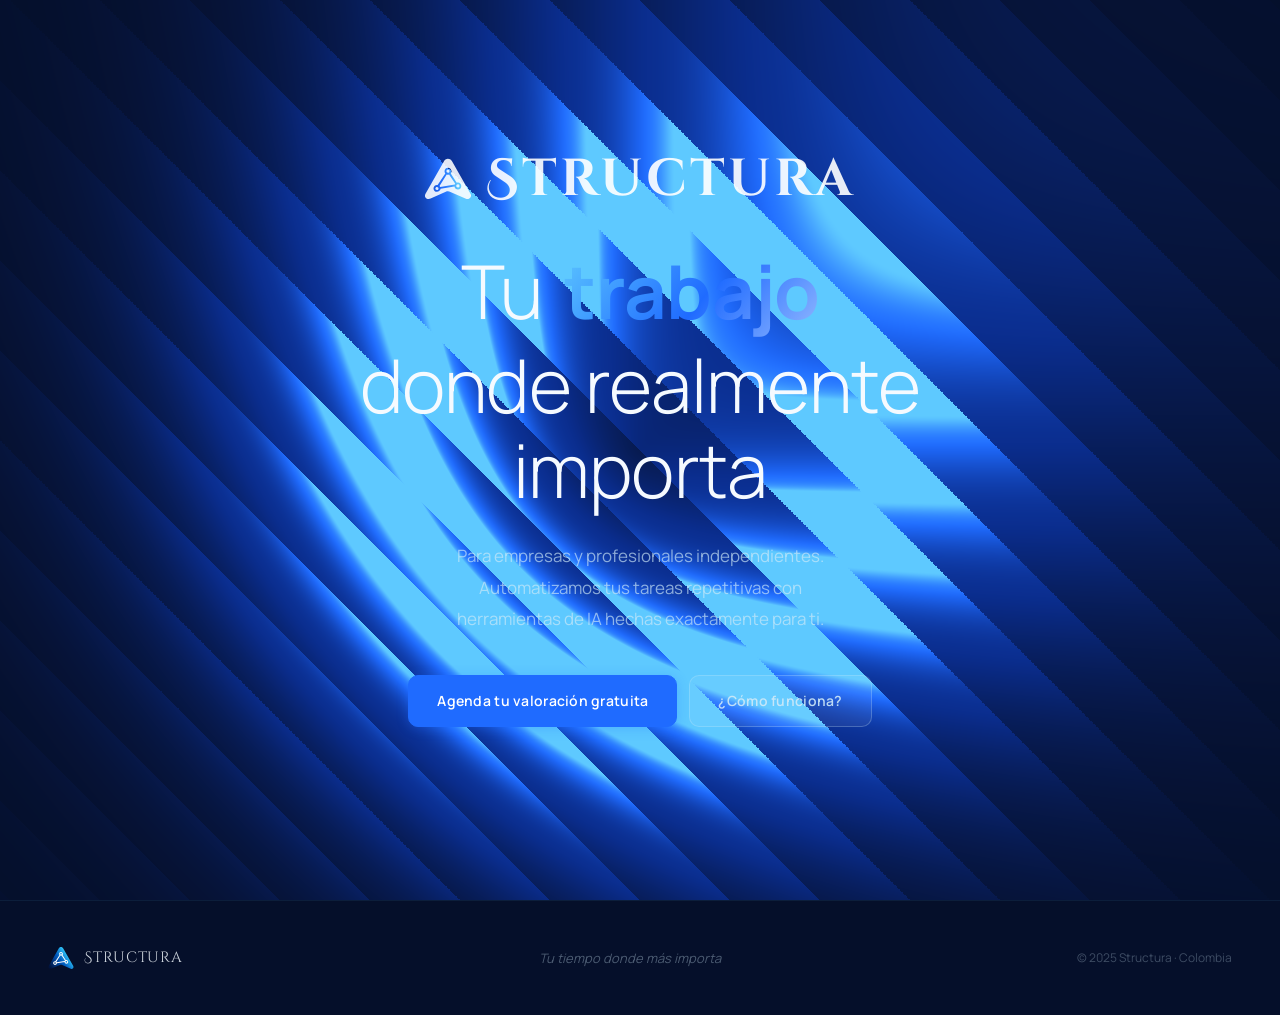
<file: index.html>
<!DOCTYPE html>
<html lang="es">
<head>
  <meta charset="UTF-8" />
  <meta name="viewport" content="width=device-width, initial-scale=1.0" />
  <title>Structura — Tu tiempo donde más importa</title>
  <meta name="description" content="Automatizamos las tareas repetitivas de tu empresa o trabajo profesional. Sin conocimientos técnicos." />

  <style>
    .skip-link { position:absolute; left:-9999px; top:4px; z-index:9999; padding:8px 16px; background:#1F6BFF; color:#fff; font-size:13px; border-radius:4px; text-decoration:none; }
    .skip-link:focus { left:4px; }
  </style>

  <!-- Calendly -->
  <link href="https://assets.calendly.com/assets/external/widget.css" rel="stylesheet"/>

  <!-- Fonts: Cinzel Decorative + Cinzel (display) + Manrope (body) -->
  <link rel="preconnect" href="https://fonts.googleapis.com"/>
  <link rel="preconnect" href="https://fonts.gstatic.com" crossorigin/>
  <link href="https://fonts.googleapis.com/css2?family=Cinzel+Decorative:wght@400;700&family=Cinzel:wght@400;500;600&family=Manrope:wght@300;400;500;600;700&display=swap" rel="stylesheet"/>

  <style>
    /* ─────────────────────────────────────────────
       DESIGN TOKENS — Light
    ───────────────────────────────────────────── */
    :root {
      --white:      #F5FAFF;
      --ice:        #CFE9F7;
      --neon:       #5EC9FF;
      --electric:   #1F6BFF;
      --deep:       #0A2C8C;
      --night:      #050F2A;

      --bg:         #F5FAFF;
      --surface:    #ffffff;
      --border:     rgba(10,44,140,0.08);
      --border-md:  rgba(10,44,140,0.12);
      --txt:        #050F2A;
      --txt-2:      rgba(5,15,42,0.6);
      --txt-3:      rgba(5,15,42,0.42);

      --disp:     'Calistoga', Georgia, serif;
      --disp-orn: 'Cinzel Decorative', Georgia, serif;
      --body:       'Manrope', system-ui, sans-serif;

      --shadow-xs:  0 1px 3px rgba(10,44,140,0.05), 0 1px 2px rgba(10,44,140,0.04);
      --shadow-sm:  0 2px 8px rgba(10,44,140,0.07), 0 1px 3px rgba(10,44,140,0.05);
      --shadow-md:  0 4px 20px rgba(10,44,140,0.09), 0 2px 6px rgba(10,44,140,0.06);
      --shadow-lg:  0 8px 40px rgba(10,44,140,0.12), 0 4px 12px rgba(10,44,140,0.07);

      --ease-out:   cubic-bezier(0.22, 0.61, 0.36, 1);
      --ease-spring:cubic-bezier(0.34, 1.56, 0.64, 1);
    }

    *, *::before, *::after { box-sizing:border-box; margin:0; padding:0; }
    html { scroll-behavior:smooth; }

    body {
      font-family: var(--body);
      font-size: 16px;
      font-weight: 400;
      line-height: 1.7;
      color: var(--txt);
      background: var(--bg);
      -webkit-font-smoothing: antialiased;
      overflow-x: hidden;
    }

    /* ─────────────────────────────────────────────
       NAV
    ───────────────────────────────────────────── */
    nav {
      position:sticky; top:0; z-index:100;
      background: rgba(245,250,255,0.88);
      backdrop-filter:blur(20px);
      -webkit-backdrop-filter:blur(20px);
      border-bottom:1px solid var(--border);
      transition: box-shadow 280ms var(--ease-out);
    }
    nav.scrolled {
      box-shadow: 0 1px 24px rgba(10,44,140,0.1);
    }
    .nav-inner {
      max-width:1200px; margin:0 auto; padding:0 48px;
      height:68px; display:flex; align-items:center; justify-content:space-between;
    }
    .nav-brand { display:flex; align-items:center; gap:11px; text-decoration:none; }
    .nav-brand svg { width:38px; height:38px; flex-shrink:0; }
    .nav-wordmark {
      font-family:var(--disp-orn); font-size:16px;
      color:var(--night); letter-spacing:0.06em;
    }
    .nav-cta {
      position:relative; overflow:hidden;
      padding:9px 22px;
      background:var(--electric);
      color:#fff;
      font-family:var(--body); font-size:13px; font-weight:600; letter-spacing:0.02em;
      text-decoration:none; border-radius:8px;
      box-shadow: 0 2px 12px rgba(31,107,255,0.28);
      transition:background 180ms ease, transform 140ms ease, box-shadow 200ms ease;
      cursor:pointer; border:none;
    }
    .nav-cta::after {
      content:'';
      position:absolute; inset:0;
      background:linear-gradient(105deg, transparent 40%, rgba(255,255,255,0.22) 50%, transparent 60%);
      transform:translateX(-100%);
      transition:transform 480ms ease;
    }
    .nav-cta:hover::after { transform:translateX(120%); }
    .nav-cta:hover  { background:#1557e0; transform:translateY(-1px); box-shadow:0 4px 20px rgba(31,107,255,0.38); }
    .nav-cta:active { transform:scale(0.97); }
    .nav-cta:focus-visible { outline:2px solid var(--electric); outline-offset:3px; }

    /* ─────────────────────────────────────────────
       HERO
    ───────────────────────────────────────────── */
    .hero {
      position:relative; overflow:hidden;
      min-height:100dvh;
      display:flex; align-items:center;
      padding:60px 48px 80px;
      background:var(--bg);
      z-index:0;
    }

    /* dot grid */
    .hero-dots {
      position:absolute; inset:0;
      background-image: radial-gradient(rgba(10,44,140,0.13) 1px, transparent 1px);
      background-size:40px 40px;
      mask-image:radial-gradient(ellipse 90% 80% at 50% 0%, #000 40%, transparent 100%);
      pointer-events:none;
    }

    /* soft blue glow orbs */
    .hero-orb-1 {
      position:absolute; top:-20%; left:38%; transform:translateX(-50%);
      width:900px; height:700px;
      background:radial-gradient(ellipse, rgba(94,201,255,0.18) 0%, rgba(31,107,255,0.06) 40%, transparent 70%);
      pointer-events:none;
    }
    .hero-orb-2 {
      position:absolute; top:20%; right:-10%;
      width:600px; height:600px;
      background:radial-gradient(ellipse, rgba(207,233,247,0.6) 0%, transparent 65%);
      pointer-events:none;
    }

    .hero-inner {
      position:relative; z-index:2;
      max-width:860px; margin:0 auto; width:100%;
      display:flex; flex-direction:column; align-items:center; text-align:center;
      gap: 0;
    }
    .hero-text { max-width:700px; text-align:center; }

    /* badge */
    .hero-badge {
      display:inline-flex; align-items:center; gap:9px;
      padding:6px 16px 6px 8px;
      background:rgba(31,107,255,0.06);
      border:1px solid rgba(31,107,255,0.18);
      border-radius:100px;
      font-size:10px; font-weight:700; letter-spacing:.16em; text-transform:uppercase;
      color:var(--electric); margin-bottom:28px;
      animation:fadeUp .45s .05s var(--ease-out) both;
    }
    .badge-dot {
      width:7px; height:7px; border-radius:50%;
      background:var(--electric);
      box-shadow:0 0 0 0 rgba(31,107,255,0.4);
      animation:pulse 2.4s ease-in-out infinite;
    }
    @keyframes pulse {
      0%   { box-shadow:0 0 0 0 rgba(31,107,255,0.45); }
      70%  { box-shadow:0 0 0 8px rgba(31,107,255,0); }
      100% { box-shadow:0 0 0 0 rgba(31,107,255,0); }
    }

    .hero h1 {
      font-family:var(--body);
      font-size:clamp(44px, 5.8vw, 80px);
      font-weight:300; line-height:1.1; letter-spacing:-0.01em;
      color:var(--night); margin-bottom:28px; text-wrap:balance;
      animation:fadeUp .55s .12s var(--ease-out) both;
    }
    .hero h1 em {
      font-style:normal;
      background:linear-gradient(130deg, var(--electric) 0%, var(--deep) 55%, var(--neon) 100%);
      -webkit-background-clip:text; -webkit-text-fill-color:transparent; background-clip:text;
    }

    .hero-sub {
      font-size:clamp(15px, 1.5vw, 17px); font-weight:400;
      color:var(--txt-2); max-width:460px; line-height:1.85; margin:0 auto 40px;
      animation:fadeUp .55s .22s var(--ease-out) both;
    }
    .hero-actions {
      display:flex; gap:12px; flex-wrap:wrap; justify-content:center;
      animation:fadeUp .55s .32s var(--ease-out) both;
    }


    /* hero visual */
    .hero-visual {
      display:flex; align-items:center; justify-content:center; position:relative;
      animation:fadeIn .8s .2s var(--ease-out) both;
    }
    .hero-logo-wrap { position:relative; width:340px; height:340px; }
    .hero-logo-halo {
      position:absolute; inset:-30px;
      background:radial-gradient(ellipse at center, rgba(94,201,255,0.18) 0%, rgba(31,107,255,0.06) 40%, transparent 68%);
      border-radius:50%;
      animation:haloBreath 5s ease-in-out infinite;
    }
    @keyframes haloBreath {
      0%,100% { transform:scale(1); opacity:1; }
      50%     { transform:scale(1.06); opacity:.75; }
    }
    .hero-logo-large {
      width:100%; height:100%;
      filter:drop-shadow(0 8px 32px rgba(31,107,255,0.18));
      will-change:transform;
    }

    /* floating stat cards */
    .hero-stat {
      position:absolute;
      background:var(--surface);
      border:1px solid var(--border-md);
      border-radius:14px; padding:14px 20px; white-space:nowrap;
      box-shadow:var(--shadow-md);
    }
    .hero-stat-1 { top:6%;  left:-32px;  animation:floatA 4.2s ease-in-out infinite; }
    .hero-stat-2 { bottom:10%; right:-20px; animation:floatB 5.1s ease-in-out infinite; }
    .stat-label {
      font-size:10px; font-weight:700; color:var(--electric);
      letter-spacing:.1em; text-transform:uppercase; margin-bottom:2px;
    }
    .stat-val { font-family:var(--disp); font-size:24px; color:var(--night); }

    @keyframes floatA { 0%,100%{transform:translateY(0)} 50%{transform:translateY(-10px)} }
    @keyframes floatB { 0%,100%{transform:translateY(0)} 50%{transform:translateY(8px)} }

    /* ── GLOBAL KEYFRAMES ── */
    @keyframes fadeUp  { from{opacity:0;transform:translateY(24px)} to{opacity:1;transform:translateY(0)} }
    @keyframes fadeIn  { from{opacity:0} to{opacity:1} }

    /* ─────────────────────────────────────────────
       SCROLL REVEAL — driven by IntersectionObserver
    ───────────────────────────────────────────── */
    .reveal {
      opacity:0; transform:translateY(36px);
      transition:opacity 640ms var(--ease-out), transform 640ms var(--ease-out);
    }
    .reveal.visible {
      opacity:1; transform:translateY(0);
    }

    /* stagger helpers */
    .reveal[data-delay="1"] { transition-delay:100ms; }
    .reveal[data-delay="2"] { transition-delay:200ms; }
    .reveal[data-delay="3"] { transition-delay:300ms; }
    .reveal[data-delay="4"] { transition-delay:400ms; }

    /* ─────────────────────────────────────────────
       BUTTONS
    ───────────────────────────────────────────── */
    .btn {
      display:inline-block;
      position:relative; overflow:hidden;
      font-family:var(--body); font-size:14px; font-weight:600; letter-spacing:.02em;
      text-decoration:none; border-radius:10px; padding:13px 28px;
      border:1.5px solid transparent;
      transition:all 180ms ease; cursor:pointer;
    }
    /* shimmer sweep */
    .btn::after {
      content:'';
      position:absolute; inset:0;
      background:linear-gradient(105deg, transparent 40%, rgba(255,255,255,0.25) 50%, transparent 60%);
      transform:translateX(-100%);
      transition:transform 480ms ease;
    }
    .btn:hover::after { transform:translateX(120%); }

    .btn-electric {
      background:var(--electric); color:#fff; border-color:var(--electric);
      box-shadow: 0 2px 12px rgba(31,107,255,0.28);
    }
    .btn-electric:hover  { background:#1557e0; border-color:#1557e0; transform:translateY(-2px); box-shadow:0 6px 24px rgba(31,107,255,0.38); }
    .btn-electric:active { transform:scale(0.97); }

    .btn-ghost {
      background:transparent; color:var(--electric);
      border-color:rgba(31,107,255,0.24);
    }
    .btn-ghost::after { background:linear-gradient(105deg, transparent 40%, rgba(31,107,255,0.06) 50%, transparent 60%); }
    .btn-ghost:hover  { background:rgba(31,107,255,0.05); border-color:rgba(31,107,255,0.4); transform:translateY(-2px); }
    .btn-ghost:active { transform:scale(0.97); }

    .btn-white {
      background:#fff; color:var(--deep); border-color:rgba(255,255,255,0.8); font-weight:700;
      box-shadow:0 4px 20px rgba(5,15,42,0.22);
    }
    .btn-white::after { background:linear-gradient(105deg, transparent 40%, rgba(255,255,255,0.45) 50%, transparent 60%); }
    .btn-white:hover  { transform:translateY(-2px); box-shadow:0 8px 32px rgba(5,15,42,0.28); }
    .btn-white:active { transform:scale(0.97); }

    .btn:focus-visible { outline:2px solid var(--electric); outline-offset:3px; }

    /* ─────────────────────────────────────────────
       SECTION SHELL
    ───────────────────────────────────────────── */
    .section { padding:100px 48px; background: var(--night); }
    .wrap { max-width:1200px; margin:0 auto; }

    .label {
      display:inline-flex; align-items:center; gap:8px;
      font-size:10px; font-weight:700; letter-spacing:.2em; text-transform:uppercase;
      color:var(--neon); margin-bottom:16px;
    }
    .label::before {
      content:''; display:block; width:20px; height:1.5px;
      background:var(--neon); border-radius:1px; flex-shrink:0;
    }
    .title {
      font-family:var(--disp);
      font-size:clamp(30px,3.8vw,50px); font-weight:400; line-height:1.08;
      letter-spacing:-0.01em; color:#F5FAFF; margin-bottom:16px; text-wrap:balance;
    }
    .title em {
      font-style:normal;
      background:linear-gradient(130deg, var(--neon) 0%, var(--electric) 55%, #96BAFF 100%);
      -webkit-background-clip:text; -webkit-text-fill-color:transparent; background-clip:text;
    }
    .sub {
      font-size:clamp(14px,1.5vw,16px); font-weight:400;
      color:rgba(207,233,247,0.6); max-width:440px; line-height:1.85;
    }


    /* ─────────────────────────────────────────────
       BENEFITS
    ───────────────────────────────────────────── */
    .benefits-head { margin-bottom:56px; }
    .benefits-grid { display:grid; grid-template-columns:repeat(3,1fr); gap:2px; }
    .benefit-card {
      padding: 40px 36px 44px;
      background: rgba(10,22,56,0.0);
      border-right: 1px solid rgba(94,201,255,0.07);
      position: relative;
      transition: background 260ms ease;
    }
    .benefit-card:last-child { border-right: none; }
    .benefit-card:hover { background: rgba(31,107,255,0.04); }
    .bicon-wrap {
      width:44px; height:44px;
      background:rgba(31,107,255,0.14);
      border:1px solid rgba(94,201,255,0.2);
      border-radius:10px;
      display:flex; align-items:center; justify-content:center;
      margin-bottom:20px;
      transition:background 220ms ease, border-color 220ms ease, transform 220ms var(--ease-spring);
    }
    .benefit-card:hover .bicon-wrap {
      background:rgba(31,107,255,0.26);
      border-color:rgba(94,201,255,0.42);
      transform:scale(1.1) rotate(-4deg);
    }
    .bicon { width:20px; height:20px; color:var(--neon); }
    .benefit-card h3 {
      font-family:var(--disp); font-size:20px; font-weight:400;
      color:#F5FAFF; margin-bottom:10px; letter-spacing:-0.005em;
    }
    .benefit-card p {
      font-size:14px; font-weight:400; color:rgba(207,233,247,0.55); line-height:1.85;
    }
    .panel-stat-row {
      display:flex; align-items:center; gap:10px; margin-top:22px;
      padding:10px 14px; border-radius:10px;
      background:rgba(10,44,140,0.25); border:1px solid rgba(94,201,255,0.08);
    }
    .panel-stat-num { font-family:var(--disp); font-size:20px; color:var(--neon); line-height:1; }
    .panel-stat-lbl { font-size:11px; color:rgba(207,233,247,0.42); line-height:1.4; }
    .panel-tag {
      display:inline-flex; align-items:center; gap:6px; margin-top:22px;
      padding:5px 12px; border-radius:100px;
      font-size:11px; font-weight:600; letter-spacing:0.06em;
      background:rgba(31,107,255,0.14); border:1px solid rgba(94,201,255,0.18); color:var(--neon);
    }
    .panel-tag-dot { width:6px; height:6px; border-radius:50%; background:var(--neon); }

    /* ─────────────────────────────────────────────
       PROCESS
    ───────────────────────────────────────────── */
    .process-section {
      background: linear-gradient(180deg, var(--night) 0%, #030B1F 100%);
    }
    .process-head { margin-bottom:64px; }

    .steps { display:grid; grid-template-columns:repeat(3,1fr); gap:2px; position:relative; }

    /* connecting line through step numbers */
    .steps::before {
      content:''; position:absolute;
      top:53px; left:calc(16.66% + 18px); right:calc(16.66% + 18px);
      height:1px; background:linear-gradient(90deg, var(--electric), var(--neon), var(--electric));
      opacity:.25; pointer-events:none;
      transform:scaleX(0); transform-origin:left;
      transition:transform 900ms var(--ease-out);
    }
    .steps.visible::before { transform:scaleX(1); }

    .step {
      padding: 40px 36px 44px;
      background: rgba(10,22,56,0.0);
      border-right: 1px solid rgba(94,201,255,0.07);
      position: relative; overflow: hidden;
      transition: background 260ms ease;
    }
    .step:last-child { border-right: none; }
    .step:hover { background: rgba(31,107,255,0.04); }

    .step-num-bg {
      font-family:var(--disp); font-size:100px; font-weight:400; line-height:1;
      color:var(--neon); opacity:.04;
      position:absolute; top:-8px; right:16px;
      pointer-events:none; user-select:none;
    }

    .snum {
      display:inline-flex; align-items:center; justify-content:center;
      width:36px; height:36px; border-radius:50%;
      background:linear-gradient(135deg, var(--electric) 0%, var(--deep) 100%);
      color:#fff; font-size:13px; font-weight:700;
      margin-bottom:22px;
      box-shadow:0 4px 16px rgba(31,107,255,0.4), 0 0 0 4px rgba(31,107,255,0.1);
      transition:transform 220ms var(--ease-spring), box-shadow 220ms ease;
    }
    .step:hover .snum {
      transform:scale(1.15);
      box-shadow:0 6px 24px rgba(31,107,255,0.56), 0 0 0 6px rgba(31,107,255,0.12);
    }
    .step h3 {
      font-family:var(--disp); font-size:21px; font-weight:400;
      color:#F5FAFF; margin-bottom:10px; letter-spacing:-0.008em; text-wrap:balance;
    }
    .step p {
      font-size:14px; font-weight:400; color:rgba(207,233,247,0.6); line-height:1.85;
    }

    /* ─────────────────────────────────────────────
       CTA BAND — keeps dark for contrast
    ───────────────────────────────────────────── */
    .cta-band {
      position:relative; overflow:hidden; isolation:isolate;
      padding:120px 48px;
      background:linear-gradient(150deg, var(--night) 0%, #091E68 45%, #04123B 100%);
    }
    /* subtle grid */
    .cta-band::after {
      content:''; position:absolute; inset:0;
      background-image:
        linear-gradient(to right, rgba(94,201,255,0.04) 1px, transparent 1px),
        linear-gradient(to bottom, rgba(94,201,255,0.04) 1px, transparent 1px);
      background-size:64px 64px; pointer-events:none;
    }
    .cta-glow {
      position:absolute; top:-30%; left:50%; transform:translateX(-50%);
      width:1000px; height:800px;
      background:radial-gradient(ellipse, rgba(31,107,255,0.3) 0%, rgba(94,201,255,0.08) 30%, transparent 65%);
      pointer-events:none; z-index:1;
      animation:glowPulse 6s ease-in-out infinite;
    }
    @keyframes glowPulse {
      0%,100% { transform:translateX(-50%) scale(1); opacity:1; }
      50%     { transform:translateX(-50%) scale(1.08); opacity:.78; }
    }
    .cta-inner {
      position:relative; z-index:2;
      max-width:600px; margin:0 auto; text-align:center;
    }
    .cta-kicker {
      display:inline-flex; align-items:center; gap:8px;
      font-size:10px; font-weight:700; letter-spacing:.18em; text-transform:uppercase;
      color:var(--neon); margin-bottom:24px;
    }
    .cta-kicker::before {
      content:''; display:block; width:20px; height:1.5px;
      background:var(--neon); border-radius:1px;
    }
    .cta-band h2 {
      font-family:var(--disp);
      font-size:clamp(32px,4.5vw,58px); font-weight:400; line-height:1.06;
      letter-spacing:-0.01em; color:#F5FAFF; margin-bottom:20px; text-wrap:balance;
    }
    .cta-band p {
      font-size:clamp(14px,1.5vw,16px); font-weight:400;
      color:rgba(207,233,247,.58); max-width:420px; margin:0 auto 48px; line-height:1.85;
    }

    /* ─────────────────────────────────────────────
       FOOTER
    ───────────────────────────────────────────── */
    footer {
      border-top:1px solid rgba(94,201,255,0.08);
      padding:44px 48px;
      background: var(--night);
    }
    .foot-inner {
      max-width:1200px; margin:0 auto;
      display:flex; align-items:center; justify-content:space-between;
      gap:20px; flex-wrap:wrap;
    }
    .foot-brand { display:flex; align-items:center; gap:10px; text-decoration:none; }
    .foot-brand svg { width:26px; height:26px; }
    .foot-brand span { font-family:var(--disp-orn); font-size:15px; color:rgba(245,250,255,0.85); letter-spacing:0.06em; }
    .foot-tag  { font-size:13px; font-weight:400; color:rgba(207,233,247,0.35); font-style:italic; }
    .foot-copy { font-size:12px; color:rgba(207,233,247,0.28); }

    /* ── DIVIDER ── */
    .divider { border:none; border-top:1px solid rgba(94,201,255,0.07); max-width:100%; margin:0; }

    /* ─────────────────────────────────────────────
       NAV — transparent over dark hero → solid on scroll
    ───────────────────────────────────────────── */
    nav {
      background: transparent !important;
      border-bottom-color: transparent !important;
      box-shadow: none !important;
    }
    nav.nav-solid {
      background: rgba(245,250,255,0.92) !important;
      border-bottom-color: rgba(10,44,140,0.08) !important;
      box-shadow: 0 1px 24px rgba(10,44,140,0.1) !important;
    }
    .nav-wordmark { color: #F5FAFF !important; transition: color 350ms ease; }
    nav.nav-solid .nav-wordmark { color: var(--night) !important; }

    /* ─────────────────────────────────────────────
       HERO — dark with WebGL canvas
    ───────────────────────────────────────────── */
    .hero { background: var(--night) !important; }

    #hero-canvas {
      position:absolute; inset:0;
      width:100%; height:100%;
      z-index:0; display:block;
    }

    /* hero text / badge adapted for dark bg */
    .hero h1 {
      color: #F5FAFF !important;
      font-family: var(--body) !important;
      font-weight: 300 !important;
      display: flex !important;
      flex-direction: column !important;
      align-items: center !important;
      gap: 0 !important;
      line-height: 1.15 !important;
    }
    /* "Tu [word]" row — same line */
    .h1-row {
      display: flex;
      align-items: baseline;
      justify-content: center;
      gap: 0.3em;
    }
    .h1-static { display: block; }

    /* hero logo badge (replaces pill badge) */
    .hero-logo-badge {
      display: inline-flex; align-items: center; gap: 14px;
      margin-bottom: 36px;
      animation: fadeUp .45s .05s var(--ease-out) both;
    }
    .hero-logo-name {
      font-family: var(--disp-orn);
      font-size: 52px;
      font-weight: 700;
      line-height: 1;
      color: rgba(255,255,255,0.9);
      letter-spacing: 0.06em;
    }

    .hero-sub     { color: rgba(207,233,247,0.65) !important; text-wrap: balance !important; }
    .hero-badge   { background:rgba(94,201,255,0.07) !important; border-color:rgba(94,201,255,0.22) !important; color:var(--neon) !important; }
    .badge-dot    { background:var(--neon) !important; }
    .hero-stat    { background:rgba(5,15,42,0.78) !important; backdrop-filter:blur(16px); -webkit-backdrop-filter:blur(16px); border-color:rgba(94,201,255,0.2) !important; box-shadow:none !important; }
    .stat-label   { color:var(--neon) !important; }
    .stat-val     { color:#F5FAFF !important; }
    .hero .btn-ghost { background:rgba(255,255,255,0.06) !important; color:rgba(207,233,247,.9) !important; border-color:rgba(207,233,247,.25) !important; }
    .hero .btn-ghost:hover { background:rgba(255,255,255,0.1) !important; color:#F5FAFF !important; border-color:rgba(207,233,247,.45) !important; }

    /* ─────────────────────────────────────────────
       WORD CYCLING
    ───────────────────────────────────────────── */
    .h1-word-wrap {
      display: inline-block;
      overflow: hidden;
      height: 1.35em;
      line-height: 1.35;
      vertical-align: bottom;
    }
    #cycling-prefix {
      display: block;
      font-style: normal;
      font-weight: 300;
      line-height: 1.35;
      color: #F5FAFF !important;
      background: none !important;
      -webkit-text-fill-color: #F5FAFF !important;
      white-space: nowrap;
    }
    #cycling-word {
      display: block;
      font-style: normal;
      font-weight: 700;
      line-height: 1.35;
      background: linear-gradient(130deg, var(--neon) 0%, var(--electric) 55%, #96BAFF 100%);
      -webkit-background-clip: text; -webkit-text-fill-color: transparent; background-clip: text;
      white-space: nowrap;
    }
    @keyframes wordEnter {
      from { opacity:0; transform:translateY(110%); }
      to   { opacity:1; transform:translateY(0); }
    }
    @keyframes wordExit {
      from { opacity:1; transform:translateY(0); }
      to   { opacity:0; transform:translateY(-110%); }
    }
    .word-entering { animation:wordEnter 0.48s cubic-bezier(0.22,0.61,0.36,1) forwards; }
    .word-exiting  { animation:wordExit  0.28s ease-in forwards; }


    /* ─────────────────────────────────────────────
       CONTAINER SCROLL ANIMATION
       Mirrors framer-motion ContainerScroll exactly:
       rotateX 20→0, scale 1.05→1, title translateY 0→-100px
    ───────────────────────────────────────────── */
    .cs-section {
      height: 80rem;
      display: flex; align-items: center; justify-content: center;
      padding: 1rem;
      background: var(--night);
      position: relative;
    }
    .cs-inner {
      width: 100%; max-width: 1100px; margin: 0 auto;
      perspective: 1000px;
      position: relative;
    }

    /* ── HERO CS-SECTION ── */
    .cs-hero {
      height: 100dvh; min-height: 700px;
      position: relative; overflow: hidden;
    }
    .cs-hero .cs-inner { position: relative; z-index: 1; }
    .cs-panel-hero {
      text-align: center; padding: 36px 60px 52px;
      display: flex; flex-direction: column; align-items: center;
    }
    .cs-panel-hero .hero-logo-badge {
      margin-bottom: 28px;
      justify-content: center;
    }
    .cs-panel-hero h1 {
      font-family: var(--body);
      font-size: clamp(32px, 4.5vw, 64px);
      font-weight: 300; line-height: 1.15; color: #F5FAFF;
      display: flex; flex-direction: column; align-items: center;
      margin-bottom: 20px;
    }
    .cs-panel-hero .hero-sub {
      color: rgba(207,233,247,0.6);
      font-size: clamp(13px, 1.4vw, 16px);
      max-width: 480px; margin: 0 auto 36px; line-height: 1.85;
    }
    .cs-panel-hero .hero-actions {
      display: flex; gap: 12px; flex-wrap: wrap; justify-content: center;
    }
    .cs-title {
      max-width: 900px; margin: 0 auto 0;
      text-align: center;
      will-change: transform;
    }
    .cs-title .label { justify-content: center; }
    .cs-title h2 {
      font-family: var(--disp);
      font-size: clamp(28px, 3.6vw, 52px);
      font-weight: 400; line-height: 1.08; letter-spacing: -0.01em;
      color: #F5FAFF; text-wrap: balance;
    }
    .cs-title h2 em {
      font-style: normal;
      background: linear-gradient(130deg, var(--neon) 0%, var(--electric) 55%, #96BAFF 100%);
      -webkit-background-clip: text; -webkit-text-fill-color: transparent; background-clip: text;
    }
    .cs-title p {
      font-size: clamp(14px, 1.4vw, 16px);
      color: rgba(207,233,247,0.55); margin-top: 16px; line-height: 1.8;
    }

    /* Card header — title/subtitle lives inside the card now */
    .cs-card-header {
      padding: 28px 36px 24px;
      border-bottom: 1px solid rgba(94,201,255,0.08);
    }
    .cs-card-header .label { justify-content: flex-start; }
    .cs-card-header h2 {
      font-family: var(--disp);
      font-size: clamp(20px, 2.2vw, 30px);
      font-weight: 400; line-height: 1.1; letter-spacing: -0.01em;
      color: #F5FAFF; margin: 10px 0 8px; text-wrap: balance;
    }
    .cs-card-header h2 em {
      font-style: normal;
      background: linear-gradient(130deg, var(--neon) 0%, var(--electric) 55%, #96BAFF 100%);
      -webkit-background-clip: text; -webkit-text-fill-color: transparent; background-clip: text;
    }
    .cs-card-header p {
      font-size: 13px; color: rgba(207,233,247,0.5); line-height: 1.7; margin: 0;
    }

    /* The card */
    .cs-card {
      max-width: 1000px; margin: 0 auto;
      border-radius: 24px;
      border: 4px solid rgba(94,201,255,0.18);
      background: #0d1b3e;
      overflow: hidden;
      transform-origin: top center;
      will-change: transform;
      transform: rotateX(20deg) scale(1.05);
      box-shadow:
        0 0 0 1px rgba(94,201,255,0.06),
        0 9px 20px rgba(0,0,0,0.5),
        0 37px 37px rgba(0,0,0,0.42),
        0 84px 50px rgba(0,0,0,0.26),
        0 149px 60px rgba(0,0,0,0.1);
    }
    /* card topbar */
    .cs-topbar {
      display: flex; align-items: center; gap: 8px;
      padding: 14px 20px;
      border-bottom: 1px solid rgba(94,201,255,0.1);
      background: rgba(5,15,42,0.65);
    }
    .cs-dot { width: 10px; height: 10px; border-radius: 50%; flex-shrink: 0; }
    .cs-bar-title {
      font-family: var(--body); font-size: 11px; font-weight: 600;
      color: rgba(207,233,247,0.45); margin-left: 8px;
      letter-spacing: 0.1em; text-transform: uppercase;
    }
    /* panel body — used for benefits/process panels (not dashboard) */
    .cs-panel-body { padding: 36px 40px 44px; }
    /* card body content */
    .cs-body { display: grid; grid-template-columns: 200px 1fr; min-height: 400px; }
    .cs-sidebar {
      padding: 20px 14px;
      border-right: 1px solid rgba(94,201,255,0.07);
      display: flex; flex-direction: column; gap: 4px;
    }
    .cs-nav {
      padding: 8px 12px; border-radius: 8px;
      font-size: 12px; font-weight: 500; color: rgba(207,233,247,0.4);
      display: flex; align-items: center; gap: 8px;
    }
    .cs-nav.active { background: rgba(31,107,255,0.18); color: var(--neon); }
    .cs-nav-icon { width: 13px; height: 13px; border-radius: 3px; background: currentColor; opacity: 0.7; flex-shrink: 0; }
    .cs-content { padding: 22px; display: flex; flex-direction: column; gap: 16px; }
    .cs-stats { display: grid; grid-template-columns: repeat(3,1fr); gap: 10px; }
    .cs-stat {
      padding: 12px 14px; border-radius: 10px;
      background: rgba(10,44,140,0.22); border: 1px solid rgba(94,201,255,0.1);
    }
    .cs-stat-val { font-family: var(--disp); font-size: 22px; color: var(--neon); }
    .cs-stat-lbl { font-size: 10px; color: rgba(207,233,247,0.4); margin-top: 2px; }
    .cs-lbl {
      font-size: 10px; font-weight: 700; letter-spacing: 0.14em;
      text-transform: uppercase; color: rgba(94,201,255,0.5); margin-bottom: 6px;
    }
    .cs-flow { display: flex; align-items: center; gap: 8px; flex-wrap: wrap; }
    .cs-node {
      padding: 7px 13px; border-radius: 9px;
      font-size: 11px; font-weight: 600; color: rgba(245,250,255,0.85);
      border: 1px solid rgba(94,201,255,0.18); background: rgba(10,44,140,0.35);
    }
    .cs-node.accent { background: rgba(31,107,255,0.28); border-color: rgba(94,201,255,0.38); color: var(--neon); }
    .cs-arrow { color: rgba(94,201,255,0.3); font-size: 13px; }
    .cs-tasks { display: flex; flex-direction: column; gap: 8px; }
    .cs-task {
      display: flex; align-items: center; gap: 10px; padding: 9px 13px;
      border-radius: 9px; background: rgba(5,15,42,0.5);
      border: 1px solid rgba(94,201,255,0.07);
    }
    .cs-task-dot { width: 7px; height: 7px; border-radius: 50%; flex-shrink: 0; }
    .cs-task-text { font-size: 12px; color: rgba(207,233,247,0.65); flex: 1; }
    .cs-badge {
      font-size: 10px; font-weight: 700; padding: 2px 8px;
      border-radius: 100px; letter-spacing: 0.04em;
    }

    /* ── HERO CS-SECTION ── */
    .cs-hero {
      height: 100dvh; min-height: 700px;
      position: relative; overflow: hidden;
    }
    .cs-hero .cs-inner { position: relative; z-index: 1; }

    /* hero content inside card */
    .cs-panel-hero {
      text-align: center; padding: 48px 60px 56px;
      display: flex; flex-direction: column; align-items: center;
    }
    .cs-panel-hero h1 {
      font-family: var(--body);
      font-size: clamp(36px, 5vw, 72px);
      font-weight: 300; line-height: 1.15; color: #F5FAFF;
      display: flex; flex-direction: column; align-items: center;
      margin-bottom: 24px;
    }
    .cs-panel-hero .hero-sub {
      color: rgba(207,233,247,0.65);
      font-size: clamp(14px, 1.5vw, 17px);
      max-width: 520px; margin: 0 auto 40px; line-height: 1.85;
    }
    .cs-panel-hero .hero-actions {
      display: flex; gap: 12px; flex-wrap: wrap; justify-content: center;
    }

    /* CTA inside card */
    .cs-panel-cta {
      text-align: center; padding: 64px 60px 72px;
      display: flex; flex-direction: column; align-items: center;
    }
    .cs-panel-cta h2 {
      font-family: var(--disp);
      font-size: clamp(28px, 3.5vw, 52px);
      font-weight: 400; line-height: 1.08; letter-spacing: -0.01em;
      color: #F5FAFF; margin-bottom: 16px; text-wrap: balance;
    }
    .cs-panel-cta p {
      font-size: clamp(14px, 1.5vw, 16px);
      color: rgba(207,233,247,0.58);
      max-width: 420px; margin: 0 auto 40px; line-height: 1.85;
    }

    /* kicker/label inside cs-title for CTA */
    .cs-title .cta-kicker {
      display: inline-flex; align-items: center; gap: 8px;
      font-size: 10px; font-weight: 700; letter-spacing: .18em;
      text-transform: uppercase; color: var(--neon);
    }
    .cs-title .cta-kicker::before {
      content: ''; display: block; width: 20px; height: 1.5px;
      background: var(--neon); border-radius: 1px;
    }

    @media (max-width: 768px) {
      .cs-section { height: 60rem; }
      .cs-hero { height: 100dvh; }
      .cs-inner { padding: 5rem 0; }
      .cs-body { grid-template-columns: 1fr; }
      .cs-sidebar { display: none; }
      .cs-stats { grid-template-columns: 1fr 1fr; }
      .cs-panel-hero { padding: 36px 24px 44px; }
      .cs-panel-cta { padding: 48px 24px 56px; }
    }

    /* ─────────────────────────────────────────────
       REDUCED MOTION
    ───────────────────────────────────────────── */
    @media (prefers-reduced-motion:reduce) {
      *, *::before, *::after { animation-duration:0ms !important; transition-duration:0ms !important; }
      .reveal { opacity:1 !important; transform:none !important; }
    }

    /* ─────────────────────────────────────────────
       RESPONSIVE
    ───────────────────────────────────────────── */
    @media (max-width:1024px) {
      .hero-inner { grid-template-columns:1fr; }
      .hero-visual { display:none; }
      .hero { min-height:100dvh; padding:60px 40px 80px; }
      .benefits-grid { grid-template-columns:1fr; }
    }
    @media (max-width:900px) {
      .steps { grid-template-columns:1fr; gap:16px; }
      .steps::before { display:none; }
      .step-num-bg { font-size:72px; right:0 !important; }
    }
    @media (max-width:640px) {
      .nav-inner, .section, .hero, .cta-band, footer { padding-left:20px; padding-right:20px; }
      .hero { padding-top:48px; }
      .section { padding-top:72px; padding-bottom:72px; }
      .cta-band { padding-top:80px; padding-bottom:80px; }
      .hero-logo-name { font-size: 36px; }
      .hero-logo-badge { gap: 10px; }
      .hero-logo-badge svg { width: 34px; height: 34px; }
    }
  </style>
</head>
<body>

<a class="skip-link" href="#main">Saltar al contenido</a>


<!-- ── HERO ─────────────────────────────────────────── -->
<main id="main">
<section class="hero" aria-label="Structura — inicio">
  <canvas id="hero-canvas" aria-hidden="true"></canvas>
  <div class="hero-inner">
    <div class="hero-text">
      <div class="hero-logo-badge" aria-label="Structura">
        <svg xmlns="http://www.w3.org/2000/svg" viewBox="0 0 256 256" fill="none" width="48" height="48" aria-hidden="true">
          <path fill-rule="evenodd"
            d="m248.7 207.9-100-175.5c-5.28-9.25-13.09-12.81-20.74-12.81h-.05c-10.17 0-17.98 6.14-21.23 13.57l-99.27 174.6c-7.08 12.42 2.67 27.62 18.07 27.27 3.57-.09 6.59-1.09 9.82-2.65l80.98-36.3c8.92-4.04 18.74-2.33 24.62.73l82.9 36.57c13.37 6.37 31.38-5.45 26.18-22.49-.3-1.03-.72-2.03-1.27-2.98z M181.8 146.6c-2.79 0-4.8.4-7.08 1.24l-32.09-48.75c3.54-4 4.7-8.18 4.4-12.45-.77-10.04-8.68-18.58-18.92-18.58h-.14c-11.11 0-18.34 9.29-18.34 19.13 0 5 1.52 8.2 3.9 11.1l-40.81 61.33c-1.12-.15-2.28-.25-3.45-.25-10.77 0-18.48 8.64-18.48 18.77 0 10.35 8.22 18.33 18.19 18.33h.29c9.78 0 17.63-7.18 19.21-15.87l74.14-12.94c1.17 9.54 9.48 16.11 18.4 16.11h.24c10.87 0 18.79-9.08 17.37-19.96-1.12-8.54-7.87-17.21-16.83-17.21zm-53.74-68.7c6.27 0 8.09 5.62 8.09 9.14 0 5.51-4.79 7.92-7.89 7.92-5.23 0-8.52-4.15-8.52-7.82 0-4.37 2.91-9.24 8.32-9.24zm-59.03 108.6c-6.03-.35-8.31-4.92-8.31-8.04 0-5.16 4.23-8.32 8.21-8.32h.24c5.68 0 8.2 4.87 8.2 8.22 0 5.53-4.14 8.34-8.34 8.14zm95.2-29.75-77.58 13.39c-1.02-2.31-2.13-3.87-3.95-5.27l38.47-60.78c2.48.8 4.15 1 6.62 1 2.33 0 3.75-.4 5.88-1l33.06 49.25c-1.07 1.3-1.65 1.9-2.5 3.41zm16.98 16.8c-6.02 0-9.16-4.67-9.16-7.58 0-5.12 3.8-9.37 9.21-9.37 6.07 0 8.14 5.36 8.14 8.87 0 4.92-4.14 8.08-8.19 8.08z"
            fill="rgba(255,255,255,0.88)"/>
        </svg>
        <span class="hero-logo-name">Structura</span>
      </div>
      <h1>
        <span class="h1-row">
          <span class="h1-word-wrap"><em id="cycling-prefix">Tu</em></span>
          <span class="h1-word-wrap"><em id="cycling-word">tiempo</em></span>
        </span>
        <span class="h1-static">donde realmente importa</span>
      </h1>
      <p class="hero-sub">Para empresas y profesionales independientes. Automatizamos tus tareas repetitivas con herramientas de IA hechas exactamente para ti.</p>
      <div class="hero-actions">
        <a href="" class="btn btn-electric" onclick="Calendly.initPopupWidget({url:'https://calendly.com/ismaeldavidlora/30-minutos-valoracion-gratuita?hide_gdpr_banner=1&lang=es'});return false;">Agenda tu valoración gratuita</a>
        <a href="como-funciona.html" class="btn btn-ghost">¿Cómo funciona?</a>
      </div>
    </div>
  </div>
</section>

</main>

<!-- ── FOOTER ────────────────────────────────────────── -->
<footer>
  <div class="foot-inner">
    <a href="#" class="foot-brand" aria-label="Structura — inicio">
      <svg xmlns="http://www.w3.org/2000/svg" viewBox="0 0 256 256" fill="none" aria-hidden="true">
        <path d="m248.7 207.9-100-175.5c-5.28-9.25-13.09-12.81-20.74-12.81h-.05c-10.17 0-17.98 6.14-21.23 13.57l-99.27 174.6c-7.08 12.42 2.67 27.62 18.07 27.27 3.57-.09 6.59-1.09 9.82-2.65l80.98-36.3c8.92-4.04 18.74-2.33 24.62.73l82.9 36.57c13.37 6.37 31.38-5.45 26.18-22.49-.3-1.03-.72-2.03-1.27-2.98z" fill="url(#gF)"/>
        <path d="m181.8 146.6c-2.79 0-4.8.4-7.08 1.24l-32.09-48.75c3.54-4 4.7-8.18 4.4-12.45-.77-10.04-8.68-18.58-18.92-18.58h-.14c-11.11 0-18.34 9.29-18.34 19.13 0 5 1.52 8.2 3.9 11.1l-40.81 61.33c-1.12-.15-2.28-.25-3.45-.25-10.77 0-18.48 8.64-18.48 18.77 0 10.35 8.22 18.33 18.19 18.33h.29c9.78 0 17.63-7.18 19.21-15.87l74.14-12.94c1.17 9.54 9.48 16.11 18.4 16.11h.24c10.87 0 18.79-9.08 17.37-19.96-1.12-8.54-7.87-17.21-16.83-17.21zm-53.74-68.7c6.27 0 8.09 5.62 8.09 9.14 0 5.51-4.79 7.92-7.89 7.92-5.23 0-8.52-4.15-8.52-7.82 0-4.37 2.91-9.24 8.32-9.24zm-59.03 108.6c-6.03-.35-8.31-4.92-8.31-8.04 0-5.16 4.23-8.32 8.21-8.32h.24c5.68 0 8.2 4.87 8.2 8.22 0 5.53-4.14 8.34-8.34 8.14zm95.2-29.75-77.58 13.39c-1.02-2.31-2.13-3.87-3.95-5.27l38.47-60.78c2.48.8 4.15 1 6.62 1 2.33 0 3.75-.4 5.88-1l33.06 49.25c-1.07 1.3-1.65 1.9-2.5 3.41zm16.98 16.8c-6.02 0-9.16-4.67-9.16-7.58 0-5.12 3.8-9.37 9.21-9.37 6.07 0 8.14 5.36 8.14 8.87 0 4.92-4.14 8.08-8.19 8.08z" fill="#FEFFFE"/>
        <defs><linearGradient id="gF" x1="18.45" x2="236" y1="219.3" y2="54.83" gradientUnits="userSpaceOnUse">
          <stop stop-color="#00123D" offset="0"/><stop stop-color="#00337B" offset=".232"/>
          <stop stop-color="#00469E" offset=".334"/><stop stop-color="#005BBF" offset=".467"/>
          <stop stop-color="#29B6F0" offset=".751"/><stop stop-color="#64F7E9" offset="1"/>
        </linearGradient></defs>
      </svg>
      <span>Structura</span>
    </a>
    <span class="foot-tag">Tu tiempo donde más importa</span>
    <span class="foot-copy">© 2025 Structura · Colombia</span>
  </div>
</footer>

<!-- Calendly widget JS -->
<script src="https://assets.calendly.com/assets/external/widget.js" type="text/javascript" async></script>

<script>
(function () {
  'use strict';

  const prefersReduced = window.matchMedia('(prefers-reduced-motion: reduce)').matches;

  /* ── 0. WEBGL SHADER ── */
  (function initShader() {
    const canvas = document.getElementById('hero-canvas');
    const gl = canvas && (canvas.getContext('webgl') || canvas.getContext('experimental-webgl'));
    if (!gl) return;

    const vert = gl.createShader(gl.VERTEX_SHADER);
    gl.shaderSource(vert, 'attribute vec2 p;void main(){gl_Position=vec4(p,0,1);}');
    gl.compileShader(vert);

    const frag = gl.createShader(gl.FRAGMENT_SHADER);
    gl.shaderSource(frag, `
      precision highp float;
      uniform vec2  resolution;
      uniform float time;
      void main(void){
        vec2 uv=(gl_FragCoord.xy*2.0-resolution.xy)/min(resolution.x,resolution.y);
        float t=time*0.05;
        float lw=0.0028;
        float g=0.0;
        for(int i=0;i<5;i++){
          float fi=float(i);
          g+=lw*fi*fi/abs(fract(t+fi*0.01)*5.0-length(uv)+mod(uv.x+uv.y,0.2));
        }
        vec3 night   =vec3(0.020,0.059,0.165);
        vec3 deep    =vec3(0.039,0.173,0.549);
        vec3 electric=vec3(0.122,0.420,1.000);
        vec3 neon    =vec3(0.369,0.788,1.000);
        vec3 col=night;
        col=mix(col,deep,    smoothstep(0.05,0.25,g));
        col=mix(col,electric,smoothstep(0.20,0.60,g));
        col=mix(col,neon,    smoothstep(0.50,1.00,g));
        gl_FragColor=vec4(col,1.0);
      }
    `);
    gl.compileShader(frag);

    const prog = gl.createProgram();
    gl.attachShader(prog, vert); gl.attachShader(prog, frag);
    gl.linkProgram(prog); gl.useProgram(prog);

    const buf = gl.createBuffer();
    gl.bindBuffer(gl.ARRAY_BUFFER, buf);
    gl.bufferData(gl.ARRAY_BUFFER, new Float32Array([-1,-1,1,-1,-1,1,1,1]), gl.STATIC_DRAW);
    const pos = gl.getAttribLocation(prog, 'p');
    gl.enableVertexAttribArray(pos);
    gl.vertexAttribPointer(pos, 2, gl.FLOAT, false, 0, 0);

    const uTime = gl.getUniformLocation(prog, 'time');
    const uRes  = gl.getUniformLocation(prog, 'resolution');

    function resize() {
      const hero = document.querySelector('.hero');
      const w = hero.offsetWidth, h = hero.offsetHeight;
      canvas.width = w * Math.min(window.devicePixelRatio, 2);
      canvas.height = h * Math.min(window.devicePixelRatio, 2);
      canvas.style.width = w + 'px'; canvas.style.height = h + 'px';
      gl.viewport(0, 0, canvas.width, canvas.height);
      gl.uniform2f(uRes, canvas.width, canvas.height);
    }
    window.addEventListener('resize', resize, { passive:true });
    resize();

    let t = 0;
    const startTime = performance.now();
    const DURATION = 3200; // ms — plays once then freezes

    function draw() {
      const elapsed = performance.now() - startTime;
      t += 0.05;
      gl.uniform1f(uTime, t);
      gl.drawArrays(gl.TRIANGLE_STRIP, 0, 4);
      if (elapsed < DURATION) requestAnimationFrame(draw);
    }
    requestAnimationFrame(draw);
  })();

  /* ── CONTAINER SCROLL ANIMATION ──
     Applied to every .cs-section on the page.
     Each section's [data-cs-card] rotates rotateX 20→0 and scales 1.05→1.
     Each section's [data-cs-title] translates 0→-100px.
  ── */
  (function initContainerScroll() {
    if (prefersReduced) return;
    var sections = document.querySelectorAll('.cs-section');
    /* Each section gets a higher z-index than the previous so that as you
       scroll down, the incoming section always renders on top — preventing
       3D-rotated cards from bleeding over the next section's title text. */
    sections.forEach(function(section, i) {
      section.style.zIndex = i + 1;
    });
    sections.forEach(function(section) {
      var card  = section.querySelector('[data-cs-card]');
      var title = section.querySelector('[data-cs-title]');
      if (!card) return;

      function update() {
        var rect   = section.getBoundingClientRect();
        var vh     = window.innerHeight;
        var h      = rect.height;
        var progress = Math.max(0, Math.min(1, (vh - rect.top) / (vh + h)));

        var mobile     = window.innerWidth <= 768;
        var scaleStart = mobile ? 0.7  : 1.05;
        var scaleEnd   = mobile ? 0.9  : 1.0;

        var rotateX    = 20 * (1 - progress);
        var scale      = scaleStart + (scaleEnd - scaleStart) * progress;
        var translateY = -100 * progress;

        card.style.transform = 'rotateX(' + rotateX + 'deg) scale(' + scale + ')';
        if (title) title.style.transform = 'translateY(' + translateY + 'px)';
      }

      window.addEventListener('scroll', update, { passive: true });
      window.addEventListener('resize', update, { passive: true });
      update();
    });
  })();

  /* ── WORD CYCLING ── */
  (function initWords() {
    if (prefersReduced) return;
    const words = ['tiempo','trabajo','negocio','equipo','visión'];
    let idx = 0;
    const el     = document.getElementById('cycling-word');
    const prefix = document.getElementById('cycling-prefix');
    if (!el) return;
    el.classList.add('word-entering');
    if (prefix) prefix.classList.add('word-entering');

    setInterval(() => {
      el.classList.remove('word-entering');
      el.classList.add('word-exiting');
      if (prefix) { prefix.classList.remove('word-entering'); prefix.classList.add('word-exiting'); }
      setTimeout(() => {
        idx = (idx + 1) % words.length;
        el.textContent = words[idx];
        el.classList.remove('word-exiting');
        void el.offsetWidth;
        el.classList.add('word-entering');
        if (prefix) {
          prefix.classList.remove('word-exiting');
          void prefix.offsetWidth;
          prefix.classList.add('word-entering');
        }
      }, 290);
    }, 2600);
  })();

  /* ── 2. SCROLL REVEAL ── */
  if (!prefersReduced) {
    const observer = new IntersectionObserver((entries) => {
      entries.forEach(entry => {
        if (entry.isIntersecting) {
          entry.target.classList.add('visible');
          observer.unobserve(entry.target);
        }
      });
    }, { threshold: 0.12, rootMargin: '0px 0px -40px 0px' });

    document.querySelectorAll('.reveal').forEach(el => observer.observe(el));

    /* trigger connecting line when steps section is visible */
    const stepsEl = document.querySelector('.steps');
    if (stepsEl) {
      new IntersectionObserver(([entry]) => {
        if (entry.isIntersecting) stepsEl.classList.add('visible');
      }, { threshold: 0.3 }).observe(stepsEl);
    }
  } else {
    document.querySelectorAll('.reveal').forEach(el => el.classList.add('visible'));
  }

  /* hero-text parallax removed — hero is now a cs-section card */
  if (false) {
    let ticking2 = false;
    window.addEventListener('scroll', () => {
      if (!ticking2) {
        requestAnimationFrame(() => {
          ticking2 = false;
        });
        ticking2 = true;
      }
    }, { passive:true });
  }

})();
</script>

</body>
</html>
</file>
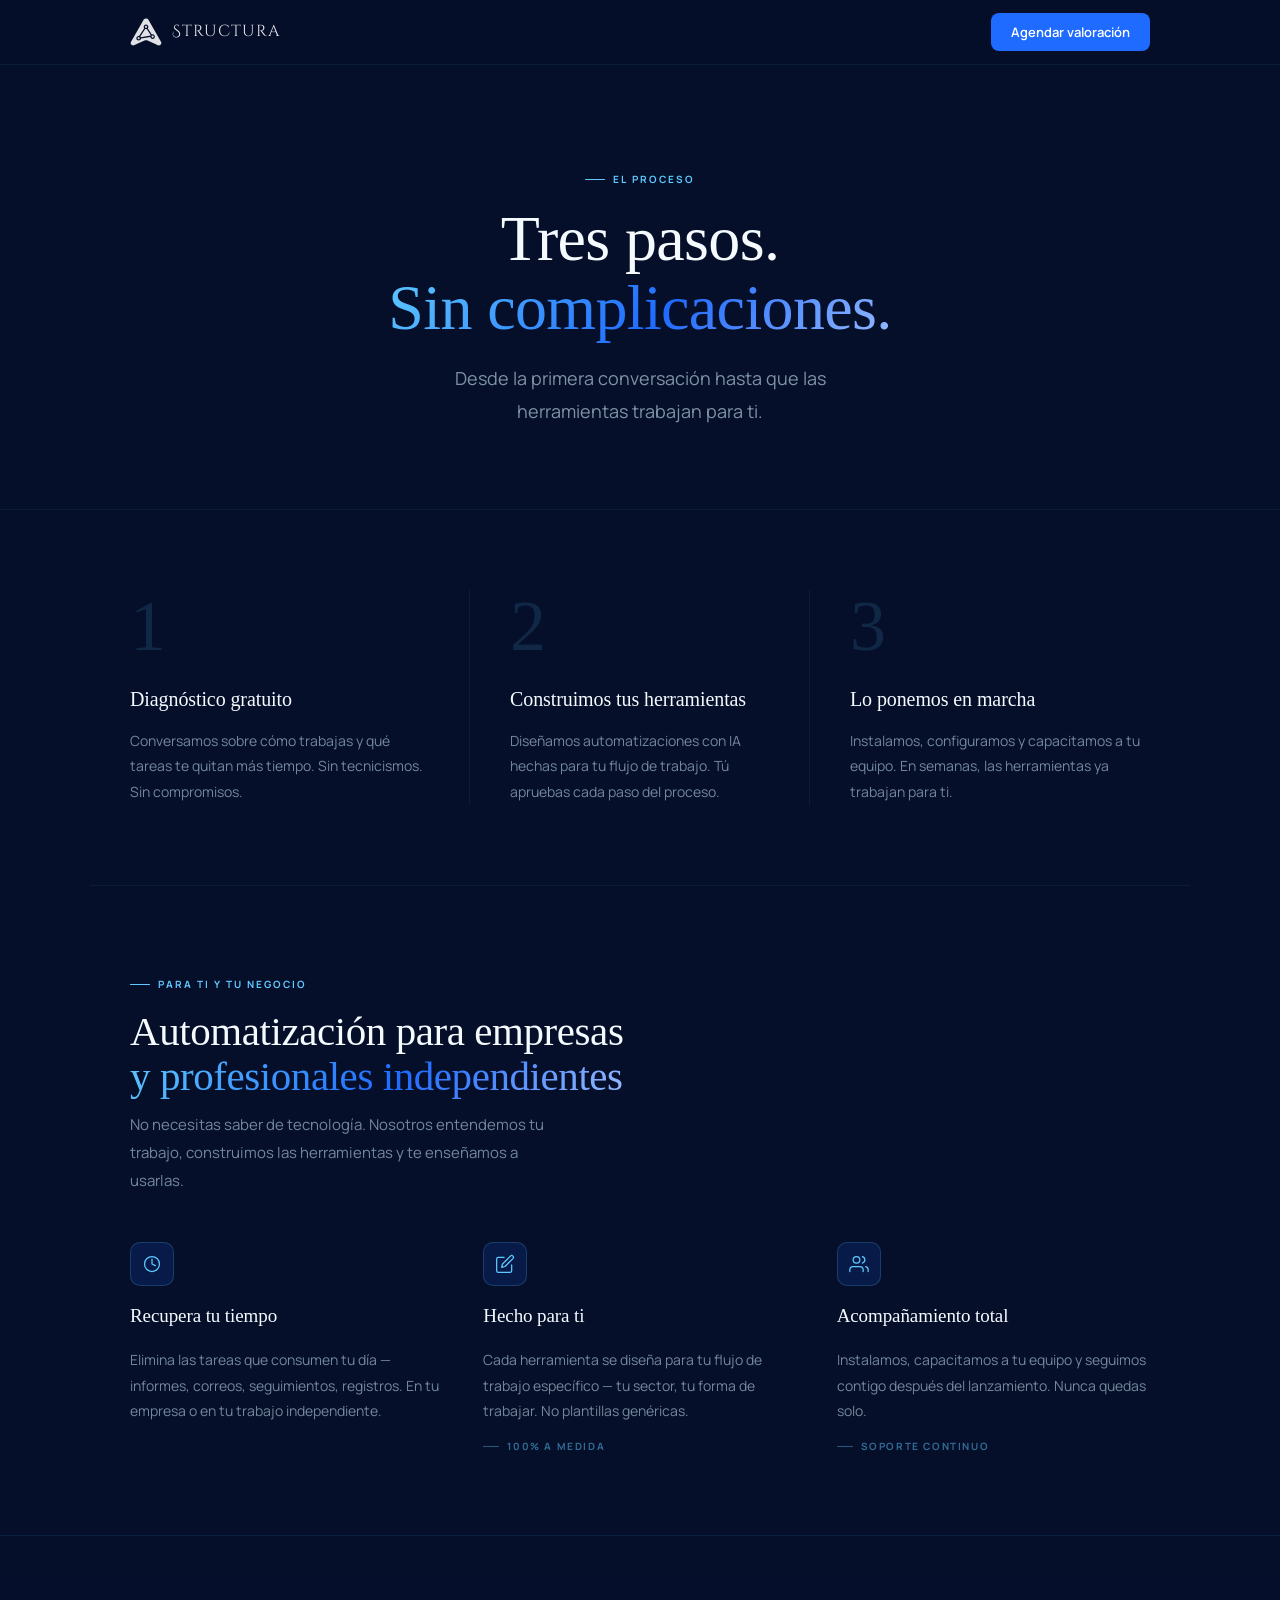
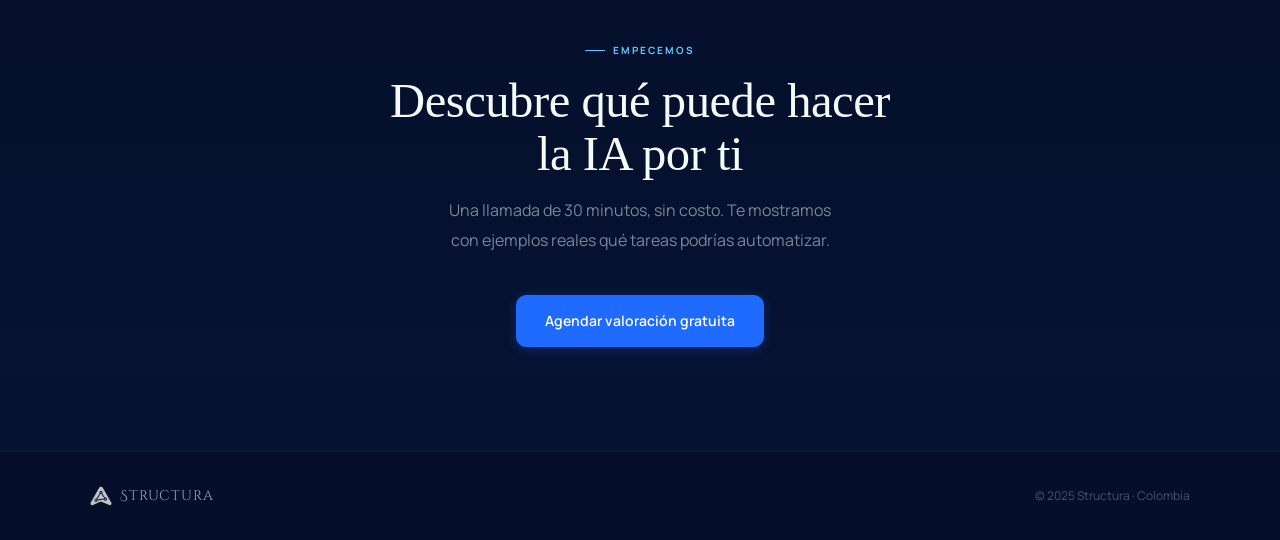
<file: como-funciona.html>
<!DOCTYPE html>
<html lang="es">
<head>
  <meta charset="UTF-8" />
  <meta name="viewport" content="width=device-width, initial-scale=1.0" />
  <title>Cómo funciona — Structura</title>
  <meta name="description" content="Descubre cómo Structura automatiza tu trabajo en tres pasos simples. Sin tecnicismos, hecho para ti." />

  <style>
    .skip-link { position:absolute; left:-9999px; top:4px; z-index:9999; padding:8px 16px; background:#1F6BFF; color:#fff; font-size:13px; border-radius:4px; text-decoration:none; }
    .skip-link:focus { left:4px; }
  </style>

  <!-- Calendly -->
  <link href="https://assets.calendly.com/assets/external/widget.css" rel="stylesheet"/>

  <!-- Fonts -->
  <link rel="preconnect" href="https://fonts.googleapis.com"/>
  <link rel="preconnect" href="https://fonts.gstatic.com" crossorigin/>
  <link href="https://fonts.googleapis.com/css2?family=Cinzel+Decorative:wght@400;700&family=Cinzel:wght@400;500;600&family=Manrope:wght@300;400;500;600;700&display=swap" rel="stylesheet"/>

  <style>
    :root {
      --white:    #F5FAFF;
      --ice:      #CFE9F7;
      --neon:     #5EC9FF;
      --electric: #1F6BFF;
      --deep:     #0A2C8C;
      --night:    #050F2A;
      --disp:     'Calistoga', Georgia, serif;
      --disp-orn: 'Cinzel Decorative', Georgia, serif;
      --body:     'Manrope', system-ui, sans-serif;
      --ease-out: cubic-bezier(0.22, 0.61, 0.36, 1);
    }

    *, *::before, *::after { box-sizing:border-box; margin:0; padding:0; }
    html { scroll-behavior:smooth; }
    body {
      font-family: var(--body);
      font-size: 16px; line-height: 1.7;
      color: var(--white);
      background: var(--night);
      -webkit-font-smoothing: antialiased;
      overflow-x: hidden;
    }

    /* ── NAV ── */
    nav {
      position: sticky; top: 0; z-index: 100;
      background: rgba(5,15,42,0.85);
      backdrop-filter: blur(20px);
      -webkit-backdrop-filter: blur(20px);
      border-bottom: 1px solid rgba(94,201,255,0.08);
    }
    .nav-inner {
      max-width: 1100px; margin: 0 auto; padding: 0 40px;
      height: 64px; display: flex; align-items: center; justify-content: space-between;
    }
    .nav-brand {
      display: flex; align-items: center; gap: 10px;
      text-decoration: none;
    }
    .nav-brand svg { width: 32px; height: 32px; flex-shrink: 0; }
    .nav-wordmark {
      font-family: var(--disp-orn); font-size: 16px;
      color: rgba(255,255,255,0.9); letter-spacing: 0.06em;
    }
    .nav-cta {
      padding: 8px 20px;
      background: var(--electric); color: #fff;
      font-family: var(--body); font-size: 13px; font-weight: 600;
      text-decoration: none; border-radius: 8px; border: none; cursor: pointer;
      transition: background 180ms ease, transform 140ms ease;
    }
    .nav-cta:hover { background: #1557e0; transform: translateY(-1px); }
    .nav-cta:active { transform: scale(0.97); }

    /* ── BUTTONS ── */
    .btn {
      display: inline-block; position: relative; overflow: hidden;
      font-family: var(--body); font-size: 14px; font-weight: 600;
      text-decoration: none; border-radius: 10px; padding: 13px 28px;
      border: 1.5px solid transparent;
      transition: all 180ms ease; cursor: pointer;
    }
    .btn-electric {
      background: var(--electric); color: #fff; border-color: var(--electric);
      box-shadow: 0 2px 12px rgba(31,107,255,0.3);
    }
    .btn-electric:hover { background: #1557e0; transform: translateY(-2px); box-shadow: 0 6px 24px rgba(31,107,255,0.42); }
    .btn-ghost {
      background: rgba(255,255,255,0.06); color: rgba(207,233,247,.9);
      border-color: rgba(207,233,247,.2);
    }
    .btn-ghost:hover { background: rgba(255,255,255,0.1); border-color: rgba(207,233,247,.4); transform: translateY(-2px); }

    /* ── LABEL ── */
    .label {
      display: inline-flex; align-items: center; gap: 8px;
      font-size: 10px; font-weight: 700; letter-spacing: .2em; text-transform: uppercase;
      color: var(--neon); margin-bottom: 16px;
    }
    .label::before {
      content: ''; display: block; width: 20px; height: 1.5px;
      background: var(--neon); border-radius: 1px;
    }

    /* ── PAGE INTRO ── */
    .page-intro {
      padding: 96px 40px 80px;
      text-align: center;
      border-bottom: 1px solid rgba(94,201,255,0.07);
    }
    .page-intro h1 {
      font-family: var(--disp);
      font-size: clamp(36px, 5vw, 68px);
      font-weight: 400; line-height: 1.08; letter-spacing: -0.01em;
      color: var(--white); margin-bottom: 20px; text-wrap: balance;
    }
    .page-intro h1 em {
      font-style: normal;
      background: linear-gradient(130deg, var(--neon) 0%, var(--electric) 55%, #96BAFF 100%);
      -webkit-background-clip: text; -webkit-text-fill-color: transparent; background-clip: text;
    }
    .page-intro p {
      font-size: clamp(15px, 1.6vw, 18px); color: rgba(207,233,247,0.6);
      max-width: 480px; margin: 0 auto; line-height: 1.85;
    }

    /* ── SECTIONS ── */
    .cf-section {
      max-width: 1100px; margin: 0 auto;
      padding: 80px 40px;
    }
    .cf-section + .cf-section {
      border-top: 1px solid rgba(94,201,255,0.07);
    }
    .section-head { margin-bottom: 48px; }
    .section-head h2 {
      font-family: var(--disp);
      font-size: clamp(26px, 3.2vw, 44px);
      font-weight: 400; line-height: 1.1; letter-spacing: -0.01em;
      color: var(--white); margin-bottom: 12px; text-wrap: balance;
    }
    .section-head h2 em {
      font-style: normal;
      background: linear-gradient(130deg, var(--neon) 0%, var(--electric) 55%, #96BAFF 100%);
      -webkit-background-clip: text; -webkit-text-fill-color: transparent; background-clip: text;
    }
    .section-head p {
      font-size: 15px; color: rgba(207,233,247,0.55);
      max-width: 440px; line-height: 1.85;
    }

    /* ── STEPS ── */
    .steps-grid {
      display: grid; grid-template-columns: repeat(3, 1fr); gap: 0;
    }
    .step-item {
      display: flex; flex-direction: column; gap: 12px;
      padding: 0 40px 0 0;
      border-right: 1px solid rgba(94,201,255,0.08);
    }
    .step-item:last-child { border-right: none; padding-right: 0; }
    .step-item:not(:first-child) { padding-left: 40px; }
    .step-num {
      font-family: var(--disp);
      font-size: 72px; font-weight: 400; line-height: 1;
      letter-spacing: -0.03em;
      color: rgba(94,201,255,0.13);
      margin-bottom: 8px;
    }
    .step-item h3 {
      font-family: var(--disp); font-size: 20px; font-weight: 400;
      color: var(--white); letter-spacing: -0.005em;
    }
    .step-item p {
      font-size: 14px; color: rgba(207,233,247,0.55); line-height: 1.85;
    }

    /* ── BENEFITS ── */
    .benefits-grid {
      display: grid; grid-template-columns: repeat(3, 1fr); gap: 40px;
    }
    .benefit-item { display: flex; flex-direction: column; gap: 14px; }
    .bicon-wrap {
      width: 44px; height: 44px;
      background: rgba(31,107,255,0.14);
      border: 1px solid rgba(94,201,255,0.2);
      border-radius: 10px;
      display: flex; align-items: center; justify-content: center;
      transition: background 220ms ease, transform 220ms ease;
    }
    .benefit-item:hover .bicon-wrap {
      background: rgba(31,107,255,0.26);
      transform: scale(1.08) rotate(-4deg);
    }
    .bicon { width: 20px; height: 20px; color: var(--neon); }
    .benefit-item h3 {
      font-family: var(--disp); font-size: 19px; font-weight: 400;
      color: var(--white); letter-spacing: -0.005em;
    }
    .benefit-item p {
      font-size: 14px; color: rgba(207,233,247,0.55); line-height: 1.85;
    }
    .tag {
      display: inline-flex; align-items: center; gap: 8px;
      font-size: 10px; font-weight: 700; letter-spacing: 0.16em;
      text-transform: uppercase; color: rgba(94,201,255,0.5);
      background: none; border: none; padding: 0; width: fit-content;
    }
    .tag::before {
      content: ''; display: block; width: 16px; height: 1px;
      background: rgba(94,201,255,0.4); border-radius: 1px;
    }
    .tag-dot { display: none; }

    /* ── CTA ── */
    .cf-cta {
      text-align: center;
      padding: 96px 40px;
      border-top: 1px solid rgba(94,201,255,0.07);
      background: linear-gradient(180deg, transparent 0%, rgba(31,107,255,0.04) 100%);
    }
    .cf-cta h2 {
      font-family: var(--disp);
      font-size: clamp(28px, 3.8vw, 52px);
      font-weight: 400; line-height: 1.08; letter-spacing: -0.01em;
      color: var(--white); margin-bottom: 16px; text-wrap: balance;
    }
    .cf-cta p {
      font-size: clamp(14px, 1.5vw, 16px); color: rgba(207,233,247,0.55);
      max-width: 400px; margin: 0 auto 40px; line-height: 1.85;
    }

    /* ── FOOTER ── */
    footer {
      border-top: 1px solid rgba(94,201,255,0.07);
      padding: 32px 40px;
    }
    .foot-inner {
      max-width: 1100px; margin: 0 auto;
      display: flex; align-items: center; justify-content: space-between; flex-wrap: wrap; gap: 12px;
    }
    .foot-brand {
      display: flex; align-items: center; gap: 8px;
      text-decoration: none; color: rgba(207,233,247,0.7); font-size: 14px;
    }
    .foot-brand svg { width: 22px; height: 22px; }
    .foot-brand-name { font-family: var(--disp-orn); font-size: 14px; letter-spacing: 0.06em; }
    .foot-copy { font-size: 12px; color: rgba(207,233,247,0.32); }

    /* ── REVEAL ── */
    .reveal { opacity: 0; transform: translateY(28px); transition: opacity 600ms ease, transform 600ms ease; }
    .reveal.visible { opacity: 1; transform: translateY(0); }
    .reveal[data-delay="1"] { transition-delay: 80ms; }
    .reveal[data-delay="2"] { transition-delay: 180ms; }
    .reveal[data-delay="3"] { transition-delay: 280ms; }

    /* ── RESPONSIVE ── */
    @media (max-width: 900px) {
      .benefits-grid { grid-template-columns: 1fr; gap: 32px; }
      .steps-grid { grid-template-columns: 1fr; gap: 0; }
      .step-item { padding: 28px 0; border-right: none; border-bottom: 1px solid rgba(94,201,255,0.08); }
      .step-item:last-child { border-bottom: none; }
      .step-item:not(:first-child) { padding-left: 0; }
      .step-num { font-size: 52px; }
    }
    @media (max-width: 640px) {
      .nav-inner, .cf-section, .page-intro, .cf-cta, footer { padding-left: 20px; padding-right: 20px; }
    }
  </style>
</head>
<body>

<a class="skip-link" href="#main">Saltar al contenido</a>

<!-- ── NAV ── -->
<nav aria-label="Navegación principal">
  <div class="nav-inner">
    <a href="index.html" class="nav-brand" aria-label="Structura — inicio">
      <svg xmlns="http://www.w3.org/2000/svg" viewBox="0 0 256 256" fill="none" aria-hidden="true">
        <path fill-rule="evenodd"
          d="m248.7 207.9-100-175.5c-5.28-9.25-13.09-12.81-20.74-12.81h-.05c-10.17 0-17.98 6.14-21.23 13.57l-99.27 174.6c-7.08 12.42 2.67 27.62 18.07 27.27 3.57-.09 6.59-1.09 9.82-2.65l80.98-36.3c8.92-4.04 18.74-2.33 24.62.73l82.9 36.57c13.37 6.37 31.38-5.45 26.18-22.49-.3-1.03-.72-2.03-1.27-2.98z M181.8 146.6c-2.79 0-4.8.4-7.08 1.24l-32.09-48.75c3.54-4 4.7-8.18 4.4-12.45-.77-10.04-8.68-18.58-18.92-18.58h-.14c-11.11 0-18.34 9.29-18.34 19.13 0 5 1.52 8.2 3.9 11.1l-40.81 61.33c-1.12-.15-2.28-.25-3.45-.25-10.77 0-18.48 8.64-18.48 18.77 0 10.35 8.22 18.33 18.19 18.33h.29c9.78 0 17.63-7.18 19.21-15.87l74.14-12.94c1.17 9.54 9.48 16.11 18.4 16.11h.24c10.87 0 18.79-9.08 17.37-19.96-1.12-8.54-7.87-17.21-16.83-17.21zm-53.74-68.7c6.27 0 8.09 5.62 8.09 9.14 0 5.51-4.79 7.92-7.89 7.92-5.23 0-8.52-4.15-8.52-7.82 0-4.37 2.91-9.24 8.32-9.24zm-59.03 108.6c-6.03-.35-8.31-4.92-8.31-8.04 0-5.16 4.23-8.32 8.21-8.32h.24c5.68 0 8.2 4.87 8.2 8.22 0 5.53-4.14 8.34-8.34 8.14zm95.2-29.75-77.58 13.39c-1.02-2.31-2.13-3.87-3.95-5.27l38.47-60.78c2.48.8 4.15 1 6.62 1 2.33 0 3.75-.4 5.88-1l33.06 49.25c-1.07 1.3-1.65 1.9-2.5 3.41zm16.98 16.8c-6.02 0-9.16-4.67-9.16-7.58 0-5.12 3.8-9.37 9.21-9.37 6.07 0 8.14 5.36 8.14 8.87 0 4.92-4.14 8.08-8.19 8.08z"
          fill="rgba(255,255,255,0.88)"/>
      </svg>
      <span class="nav-wordmark">Structura</span>
    </a>
    <a href="" class="nav-cta" onclick="Calendly.initPopupWidget({url:'https://calendly.com/ismaeldavidlora/30-minutos-valoracion-gratuita?hide_gdpr_banner=1&lang=es'});return false;">Agendar valoración</a>
  </div>
</nav>

<main id="main">

  <!-- ── PAGE INTRO ── -->
  <div class="page-intro">
    <span class="label">El proceso</span>
    <h1>Tres pasos.<br><em>Sin complicaciones.</em></h1>
    <p>Desde la primera conversación hasta que las herramientas trabajan para ti.</p>
  </div>

  <!-- ── STEPS ── -->
  <div class="cf-section" id="proceso">
    <div class="steps-grid">

      <div class="step-item reveal" data-delay="1">
        <div class="step-num" aria-label="Paso 1">1</div>
        <h3>Diagnóstico gratuito</h3>
        <p>Conversamos sobre cómo trabajas y qué tareas te quitan más tiempo. Sin tecnicismos. Sin compromisos.</p>
      </div>

      <div class="step-item reveal" data-delay="2">
        <div class="step-num" aria-label="Paso 2">2</div>
        <h3>Construimos tus herramientas</h3>
        <p>Diseñamos automatizaciones con IA hechas para tu flujo de trabajo. Tú apruebas cada paso del proceso.</p>
      </div>

      <div class="step-item reveal" data-delay="3">
        <div class="step-num" aria-label="Paso 3">3</div>
        <h3>Lo ponemos en marcha</h3>
        <p>Instalamos, configuramos y capacitamos a tu equipo. En semanas, las herramientas ya trabajan para ti.</p>
      </div>

    </div>
  </div>

  <!-- ── BENEFITS ── -->
  <div class="cf-section">
    <div class="section-head reveal">
      <span class="label">Para ti y tu negocio</span>
      <h2>Automatización para empresas<br><em>y profesionales independientes</em></h2>
      <p>No necesitas saber de tecnología. Nosotros entendemos tu trabajo, construimos las herramientas y te enseñamos a usarlas.</p>
    </div>

    <div class="benefits-grid">

      <div class="benefit-item reveal" data-delay="1">
        <div class="bicon-wrap">
          <svg class="bicon" viewBox="0 0 24 24" fill="none" stroke="currentColor" stroke-width="1.5" stroke-linecap="round" stroke-linejoin="round" aria-hidden="true">
            <circle cx="12" cy="12" r="9"/><path d="M12 6v6l4 2"/>
          </svg>
        </div>
        <h3>Recupera tu tiempo</h3>
        <p>Elimina las tareas que consumen tu día — informes, correos, seguimientos, registros. En tu empresa o en tu trabajo independiente.</p>
      </div>

      <div class="benefit-item reveal" data-delay="2">
        <div class="bicon-wrap">
          <svg class="bicon" viewBox="0 0 24 24" fill="none" stroke="currentColor" stroke-width="1.5" stroke-linecap="round" stroke-linejoin="round" aria-hidden="true">
            <path d="M11 4H4a2 2 0 0 0-2 2v14a2 2 0 0 0 2 2h14a2 2 0 0 0 2-2v-7"/>
            <path d="M18.5 2.5a2.121 2.121 0 0 1 3 3L12 15l-4 1 1-4 9.5-9.5z"/>
          </svg>
        </div>
        <h3>Hecho para ti</h3>
        <p>Cada herramienta se diseña para tu flujo de trabajo específico — tu sector, tu forma de trabajar. No plantillas genéricas.</p>
        <div class="tag"><div class="tag-dot"></div>100% a medida</div>
      </div>

      <div class="benefit-item reveal" data-delay="3">
        <div class="bicon-wrap">
          <svg class="bicon" viewBox="0 0 24 24" fill="none" stroke="currentColor" stroke-width="1.5" stroke-linecap="round" stroke-linejoin="round" aria-hidden="true">
            <path d="M17 21v-2a4 4 0 0 0-4-4H5a4 4 0 0 0-4 4v2"/>
            <circle cx="9" cy="7" r="4"/>
            <path d="M23 21v-2a4 4 0 0 0-3-3.87M16 3.13a4 4 0 0 1 0 7.75"/>
          </svg>
        </div>
        <h3>Acompañamiento total</h3>
        <p>Instalamos, capacitamos a tu equipo y seguimos contigo después del lanzamiento. Nunca quedas solo.</p>
        <div class="tag"><div class="tag-dot"></div>Soporte continuo</div>
      </div>

    </div>
  </div>

</main>

<!-- ── CTA ── -->
<div class="cf-cta">
  <span class="label" style="justify-content:center">Empecemos</span>
  <h2>Descubre qué puede hacer<br>la IA por ti</h2>
  <p>Una llamada de 30 minutos, sin costo. Te mostramos con ejemplos reales qué tareas podrías automatizar.</p>
  <a href="" class="btn btn-electric" onclick="Calendly.initPopupWidget({url:'https://calendly.com/ismaeldavidlora/30-minutos-valoracion-gratuita?hide_gdpr_banner=1&lang=es'});return false;">Agendar valoración gratuita</a>
</div>

<!-- ── FOOTER ── -->
<footer>
  <div class="foot-inner">
    <a href="index.html" class="foot-brand" aria-label="Structura — inicio">
      <svg xmlns="http://www.w3.org/2000/svg" viewBox="0 0 256 256" fill="none" aria-hidden="true">
        <path fill-rule="evenodd"
          d="m248.7 207.9-100-175.5c-5.28-9.25-13.09-12.81-20.74-12.81h-.05c-10.17 0-17.98 6.14-21.23 13.57l-99.27 174.6c-7.08 12.42 2.67 27.62 18.07 27.27 3.57-.09 6.59-1.09 9.82-2.65l80.98-36.3c8.92-4.04 18.74-2.33 24.62.73l82.9 36.57c13.37 6.37 31.38-5.45 26.18-22.49-.3-1.03-.72-2.03-1.27-2.98z M181.8 146.6c-2.79 0-4.8.4-7.08 1.24l-32.09-48.75c3.54-4 4.7-8.18 4.4-12.45-.77-10.04-8.68-18.58-18.92-18.58h-.14c-11.11 0-18.34 9.29-18.34 19.13 0 5 1.52 8.2 3.9 11.1l-40.81 61.33c-1.12-.15-2.28-.25-3.45-.25-10.77 0-18.48 8.64-18.48 18.77 0 10.35 8.22 18.33 18.19 18.33h.29c9.78 0 17.63-7.18 19.21-15.87l74.14-12.94c1.17 9.54 9.48 16.11 18.4 16.11h.24c10.87 0 18.79-9.08 17.37-19.96-1.12-8.54-7.87-17.21-16.83-17.21zm-53.74-68.7c6.27 0 8.09 5.62 8.09 9.14 0 5.51-4.79 7.92-7.89 7.92-5.23 0-8.52-4.15-8.52-7.82 0-4.37 2.91-9.24 8.32-9.24zm-59.03 108.6c-6.03-.35-8.31-4.92-8.31-8.04 0-5.16 4.23-8.32 8.21-8.32h.24c5.68 0 8.2 4.87 8.2 8.22 0 5.53-4.14 8.34-8.34 8.14zm95.2-29.75-77.58 13.39c-1.02-2.31-2.13-3.87-3.95-5.27l38.47-60.78c2.48.8 4.15 1 6.62 1 2.33 0 3.75-.4 5.88-1l33.06 49.25c-1.07 1.3-1.65 1.9-2.5 3.41zm16.98 16.8c-6.02 0-9.16-4.67-9.16-7.58 0-5.12 3.8-9.37 9.21-9.37 6.07 0 8.14 5.36 8.14 8.87 0 4.92-4.14 8.08-8.19 8.08z"
          fill="rgba(255,255,255,0.75)"/>
      </svg>
      <span class="foot-brand-name">Structura</span>
    </a>
    <span class="foot-copy">© 2025 Structura · Colombia</span>
  </div>
</footer>

<!-- Calendly -->
<script src="https://assets.calendly.com/assets/external/widget.js" type="text/javascript" async></script>

<script>
(function () {
  'use strict';
  const prefersReduced = window.matchMedia('(prefers-reduced-motion: reduce)').matches;
  if (prefersReduced) {
    document.querySelectorAll('.reveal').forEach(el => el.classList.add('visible'));
    return;
  }
  const observer = new IntersectionObserver((entries) => {
    entries.forEach(entry => {
      if (entry.isIntersecting) {
        entry.target.classList.add('visible');
        observer.unobserve(entry.target);
      }
    });
  }, { threshold: 0.12, rootMargin: '0px 0px -40px 0px' });
  document.querySelectorAll('.reveal').forEach(el => observer.observe(el));
})();
</script>

</body>
</html>
</file>
